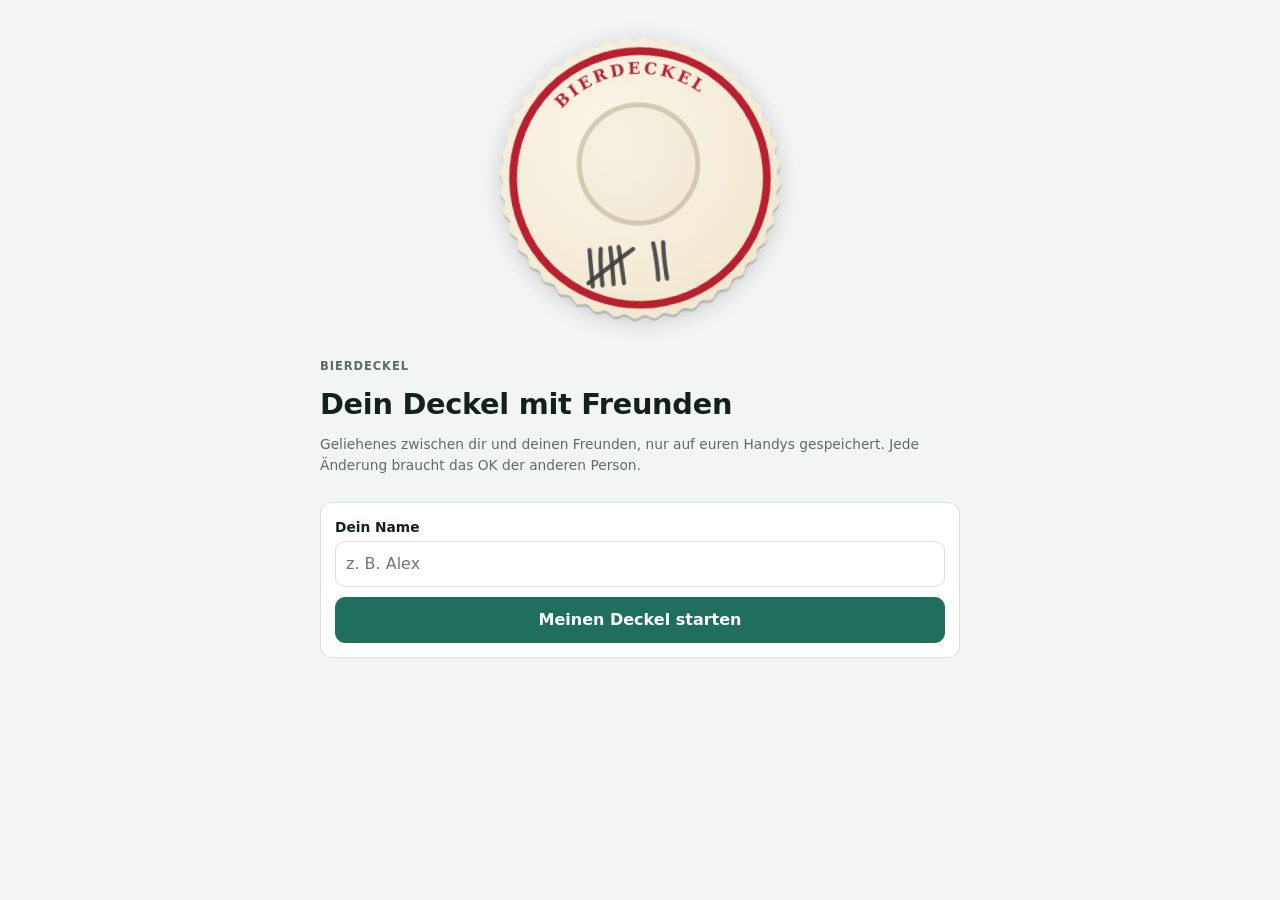
<file: index.html>
<!doctype html>
<html lang="de">
<head>
<meta charset="utf-8">
<meta name="viewport" content="width=device-width, initial-scale=1, viewport-fit=cover">
<title>Bierdeckel</title>
<meta name="description" content="Private debt book between friends. Every change needs the other person's OK.">
<meta name="theme-color" content="#1f6f5c">
<link rel="manifest" href="manifest.webmanifest">
<link rel="icon" href="icon-192.png">
<link rel="apple-touch-icon" href="icon-192.png">
<meta name="apple-mobile-web-app-capable" content="yes">
<link rel="stylesheet" href="style.css">
</head>
<body>
<div id="net" class="net" hidden></div>
<main id="app"><p class="sub">Lädt…</p></main>
<script src="vendor/peerjs.min.js"></script>
<script src="vendor/qrcode.js"></script>
<script src="vendor/jsQR.js"></script>
<script src="ledger.js"></script>
<script src="app.js"></script>
</body>
</html>
</file>
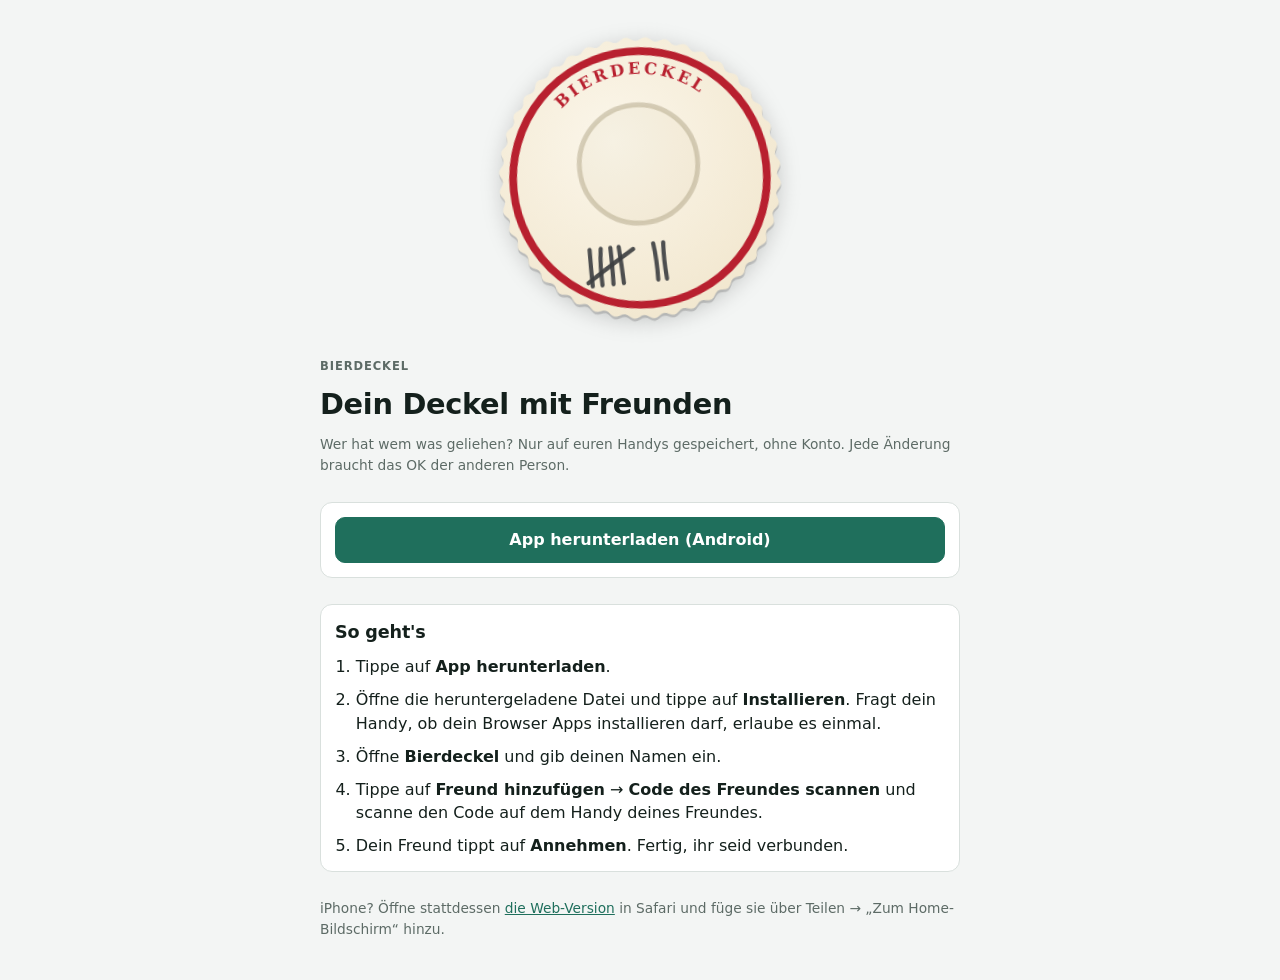
<file: download.html>
<!doctype html>
<html lang="de">
<head>
<meta charset="utf-8">
<meta name="viewport" content="width=device-width, initial-scale=1, viewport-fit=cover">
<title>Bierdeckel herunterladen</title>
<meta name="description" content="Bierdeckel: Dein Deckel mit Freunden. App für Android herunterladen.">
<meta name="theme-color" content="#1f6f5c">
<link rel="icon" href="icon-192.png">
<link rel="stylesheet" href="style.css">
<style>
  .steps { margin: 0; padding-left: 1.3em; display: grid; gap: 10px; line-height: 1.45 }
  .dl { width: 100%; justify-content: center; font-size: 1.05rem; min-height: 52px }
</style>
</head>
<body>
<main id="app">
  <img class="mat big" src="mat.svg" alt="">
  <header>
    <div class="eyebrow">Bierdeckel</div>
    <h1>Dein Deckel mit Freunden</h1>
    <p class="sub">Wer hat wem was geliehen? Nur auf euren Handys gespeichert, ohne Konto. Jede Änderung braucht das OK der anderen Person.</p>
  </header>
  <section class="card">
    <a class="button primary dl" href="bierdeckel.apk" download="Bierdeckel.apk">App herunterladen (Android)</a>
  </section>
  <section class="card">
    <h2>So geht's</h2>
    <ol class="steps">
      <li>Tippe auf <b>App herunterladen</b>.</li>
      <li>Öffne die heruntergeladene Datei und tippe auf <b>Installieren</b>. Fragt dein Handy, ob dein Browser Apps installieren darf, erlaube es einmal.</li>
      <li>Öffne <b>Bierdeckel</b> und gib deinen Namen ein.</li>
      <li>Tippe auf <b>Freund hinzufügen</b> → <b>Code des Freundes scannen</b> und scanne den Code auf dem Handy deines Freundes.</li>
      <li>Dein Freund tippt auf <b>Annehmen</b>. Fertig, ihr seid verbunden.</li>
    </ol>
  </section>
  <p class="sub">iPhone? Öffne stattdessen <a href="./">die Web-Version</a> in Safari und füge sie über Teilen → „Zum Home-Bildschirm“ hinzu.</p>
</main>
</body>
</html>
</file>
<file: style.css>
/* One narrow column, like a pocket ledger. System fonts so the app works fully offline. */
:root {
  --bg: #f3f5f4; --surface: #ffffff; --ink: #14201c; --muted: #5d6b66; --line: #d9e0dd;
  --accent: #1f6f5c; --accent-ink: #ffffff; --accent-soft: #e1efea;
  --plus: #1d7a4a; --minus: #b4412f; --wait: #9a6a00; --wait-soft: #fbf1d9; --minus-soft: #f8e5e1;
  --font: system-ui, -apple-system, "Segoe UI", Roboto, sans-serif;
  color-scheme: light;
}
@media (prefers-color-scheme: dark) { :root {
  --bg: #0f1614; --surface: #17211e; --ink: #e6eeeb; --muted: #95a5a0; --line: #2a3733;
  --accent: #5cc0a4; --accent-ink: #0b1513; --accent-soft: #1d3530;
  --plus: #6fd29c; --minus: #f08a76; --wait: #e8b94f; --wait-soft: #33290f; --minus-soft: #3a1f1a; color-scheme: dark } }
* { box-sizing: border-box }
[hidden] { display: none !important }
html { -webkit-text-size-adjust: 100% }
body { margin: 0; background: var(--bg); color: var(--ink); font-family: var(--font); font-size: 16px; line-height: 1.5;
  padding: max(20px, env(safe-area-inset-top)) max(16px, env(safe-area-inset-right)) max(40px, env(safe-area-inset-bottom)) max(16px, env(safe-area-inset-left)) }
main { max-width: 640px; margin: 0 auto; display: flex; flex-direction: column; gap: 26px }
h1, h2 { margin: 0; letter-spacing: -0.01em; text-wrap: balance }
h1 { font-size: 1.8rem; font-weight: 800 }
h2 { font-size: 1.1rem; font-weight: 750 }
p { margin: 0 }
.eyebrow { font-size: 0.72rem; text-transform: uppercase; letter-spacing: 0.08em; color: var(--muted); font-weight: 700 }
.num { font-variant-numeric: tabular-nums; font-weight: 750 }
.plus { color: var(--plus) } .minus { color: var(--minus) } .zero { color: var(--muted) }
header { display: flex; flex-direction: column; gap: 8px }
.topbar { display: flex; justify-content: space-between; align-items: center; gap: 12px }
.totals { display: grid; grid-template-columns: 1fr 1fr; gap: 10px }
.total { background: var(--surface); border: 1px solid var(--line); border-radius: 12px; padding: 12px 14px; display: flex; flex-direction: column }
.total .num { font-size: 1.45rem }
section { display: flex; flex-direction: column; gap: 12px }
.sec-head { display: flex; justify-content: space-between; align-items: baseline; gap: 12px; flex-wrap: wrap }
.list { display: flex; flex-direction: column; gap: 8px }
.card { background: var(--surface); border: 1px solid var(--line); border-radius: 12px; padding: 14px; display: flex; flex-direction: column; gap: 10px; min-width: 0 }
.card.attn { border-color: var(--wait); box-shadow: inset 4px 0 0 var(--wait) }
.row { display: flex; align-items: center; gap: 12px; min-width: 0 }
.grow { flex: 1; min-width: 0 }
.initial { width: 36px; height: 36px; border-radius: 50%; flex: none; display: grid; place-items: center; font-weight: 800; background: var(--accent-soft); color: var(--accent); position: relative }
.initial .dot { position: absolute; right: -1px; bottom: -1px; width: 11px; height: 11px; border-radius: 50%; background: var(--plus); border: 2px solid var(--surface) }
.friend { text-align: left; font: inherit; color: inherit; width: 100%; cursor: pointer }
.who { font-weight: 700; overflow-wrap: anywhere }
.sub { color: var(--muted); font-size: 0.86rem; overflow-wrap: anywhere }
.note { background: var(--bg); border-radius: 8px; padding: 8px 10px; font-size: 0.92rem; overflow-wrap: anywhere; white-space: pre-wrap }
.note b { color: var(--muted); font-size: 0.72rem; text-transform: uppercase; letter-spacing: 0.06em; display: block }
.pill { font-size: 0.7rem; font-weight: 800; text-transform: uppercase; letter-spacing: 0.06em; padding: 2px 8px; border-radius: 99px; white-space: nowrap }
.pill.pending { background: var(--wait-soft); color: var(--wait) }
.pill.accepted, .pill.ok { background: var(--accent-soft); color: var(--accent) }
.pill.refused, .pill.withdrawn, .pill.bad { background: var(--minus-soft); color: var(--minus) }
button, a.button { font: inherit; font-weight: 650; border-radius: 10px; padding: 10px 16px; border: 1px solid var(--line); background: var(--surface); color: var(--ink); cursor: pointer; min-height: 44px }
a.button { display: inline-flex; align-items: center; text-decoration: none; box-sizing: border-box }
button.primary, a.button.primary { background: var(--accent); color: var(--accent-ink); border-color: var(--accent) }
button.danger { color: var(--minus); border-color: var(--minus) }
button.link { border: none; background: none; padding: 0; min-height: 0; color: var(--accent); text-decoration: underline; text-underline-offset: 3px }
button:disabled { opacity: 0.5; cursor: default }
:focus-visible { outline: 2px solid var(--accent); outline-offset: 2px }
.actions { display: flex; gap: 8px; flex-wrap: wrap }
label { display: flex; flex-direction: column; gap: 4px; font-weight: 650; font-size: 0.86rem }
input, select, textarea { font: inherit; font-size: 16px; font-weight: 500; color: var(--ink); background: var(--surface); border: 1px solid var(--line); border-radius: 10px; padding: 10px; width: 100% }
textarea { min-height: 64px; resize: vertical }
.form { display: grid; grid-template-columns: 1fr 1fr; gap: 12px }
.full { grid-column: 1 / -1 }
@media (max-width: 480px) { .form { grid-template-columns: 1fr } }
.empty { color: var(--muted); padding: 14px; border: 1px dashed var(--line); border-radius: 12px }
.err { color: var(--minus); font-weight: 650 }
.big { font-size: 2rem }
.qr { background: #ffffff; padding: 14px; border-radius: 12px; width: min(300px, 100%); align-self: center }
.qr svg { display: block; width: 100%; height: auto }
video.scan { width: 100%; border-radius: 12px; background: #000 }
.chain { font-family: ui-monospace, Menlo, monospace; font-size: 0.8rem }
.net { position: fixed; left: 0; right: 0; top: 0; padding: calc(env(safe-area-inset-top) + 4px) 16px 4px; font-size: 0.8rem; text-align: center; background: var(--wait-soft); color: var(--wait); font-weight: 650; z-index: 5 }
.toast { position: fixed; left: 50%; bottom: calc(env(safe-area-inset-bottom) + 20px); transform: translateX(-50%); background: var(--ink); color: var(--bg); padding: 10px 16px; border-radius: 10px; font-weight: 650; max-width: calc(100% - 32px) }
.mat { display: block; filter: drop-shadow(0 4px 10px rgb(0 0 0 / .18)) }
.mat.big { width: min(72vw, 300px); margin: 8px auto 4px; transform: rotate(-6deg) }
.mat.small { width: 76px; transform: rotate(8deg); flex: none }
.dl { width: 100%; justify-content: center; font-size: 1.05rem; min-height: 52px }
a { color: var(--accent) }

.qr-big { width: min(92vw, 420px); margin: 0 auto }

/* counting-up loader: pencil strokes in groups of five */
.loading { display: flex; align-items: center; gap: 10px; padding: 10px 2px; color: var(--muted); font-size: 0.92rem }
.tally { width: 92px; height: 24px; flex: none }
.tally line { stroke: var(--accent); stroke-width: 2.6; stroke-linecap: round; transition: stroke-dashoffset .22s ease-out }
</file>
